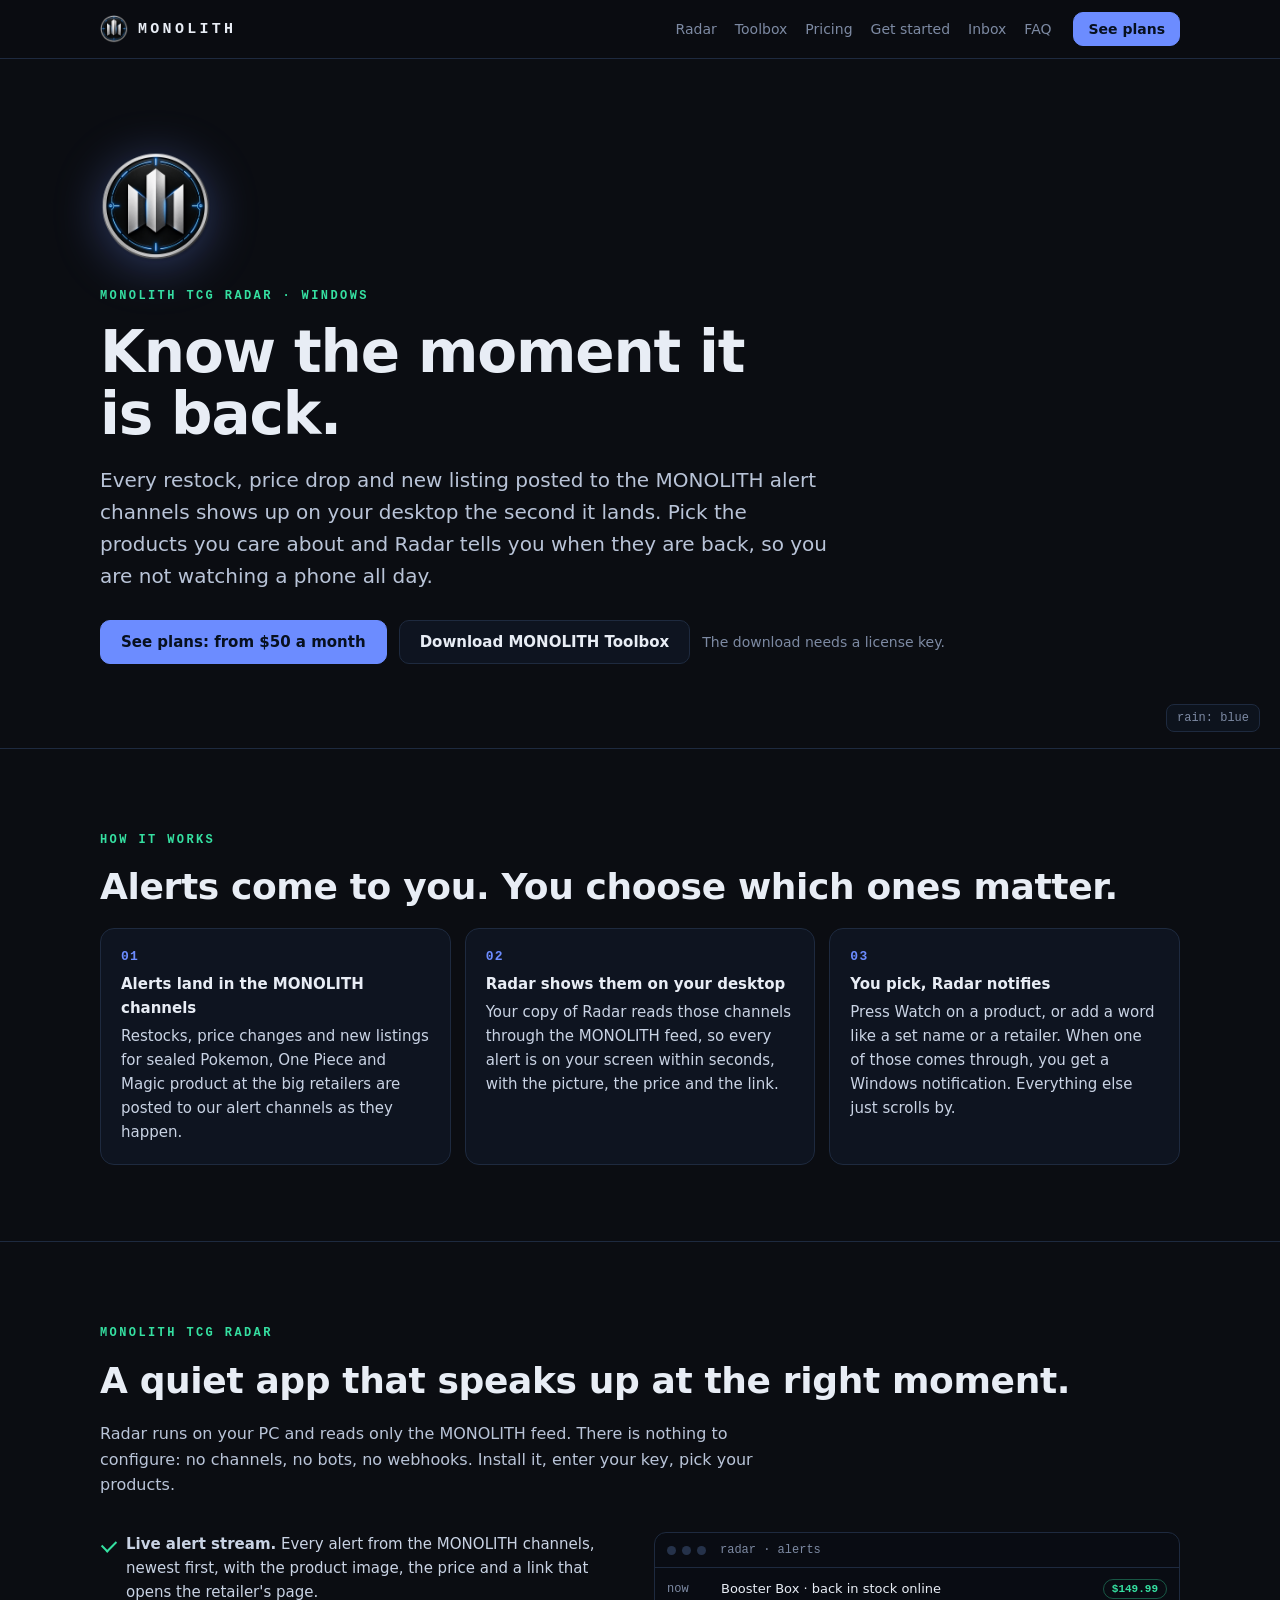
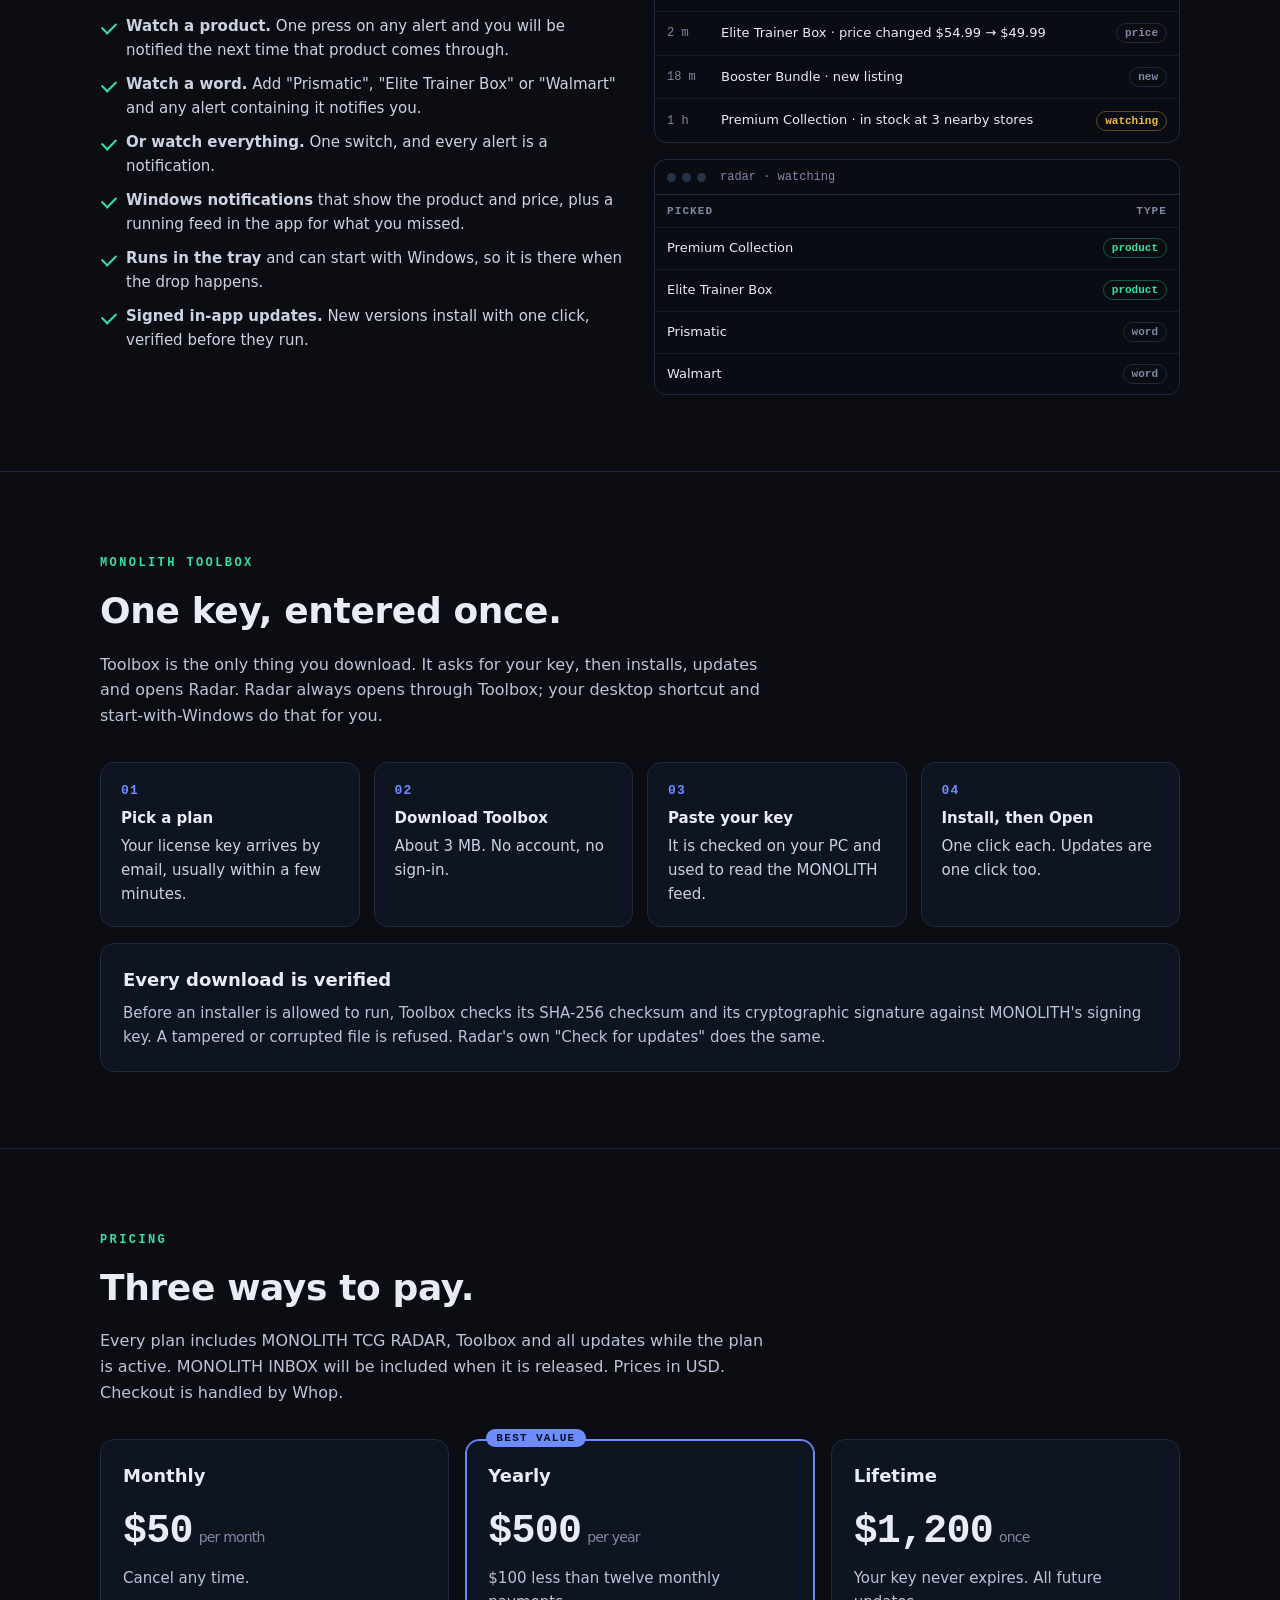
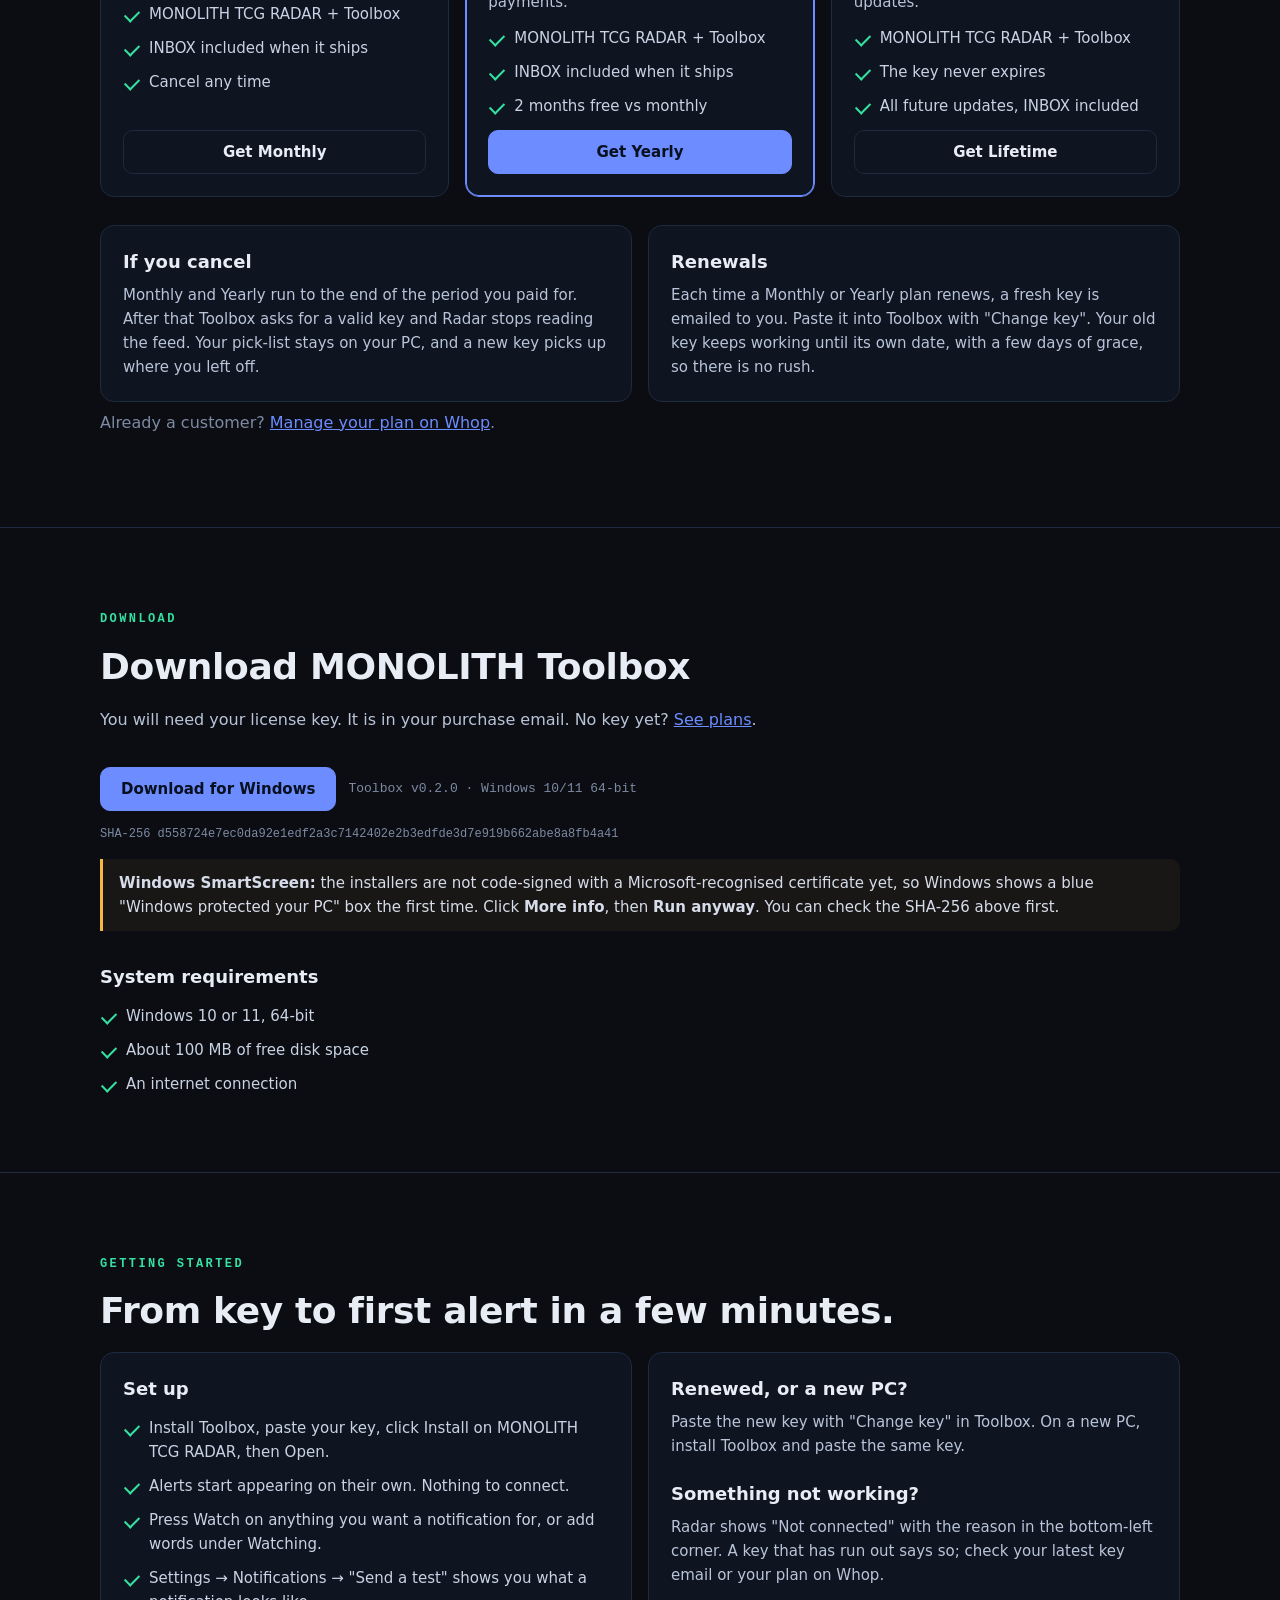
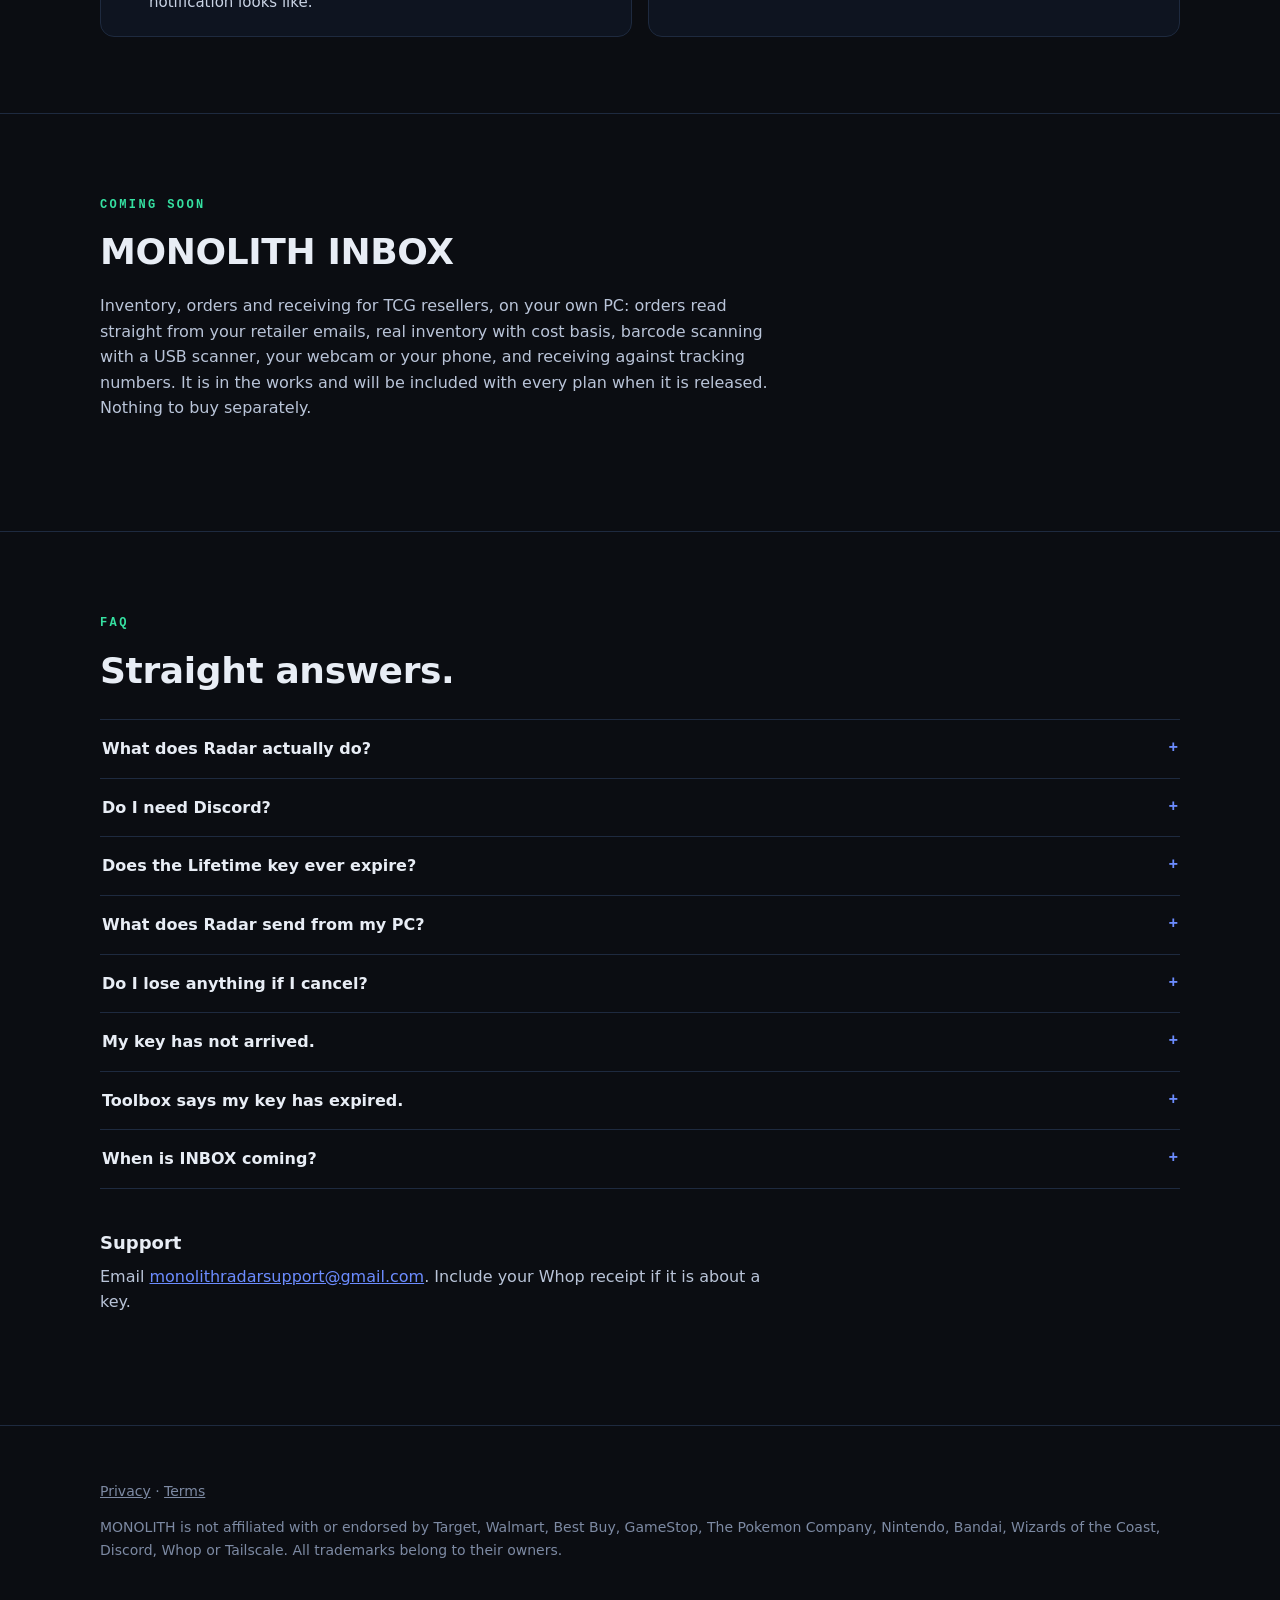
<file: index.html>
<!doctype html>
<html lang="en">
<head>
<meta charset="utf-8">
<meta name="viewport" content="width=device-width, initial-scale=1">
<title>MONOLITH TCG RADAR: restock alerts for sealed TCG product, on your desktop</title>
<meta name="description" content="MONOLITH TCG RADAR for Windows shows every alert from the MONOLITH channels the moment it lands, and notifies you about the products you pick. One key, entered once.">
<meta property="og:title" content="MONOLITH TCG RADAR">
<meta property="og:description" content="Restock alerts from the MONOLITH channels, on your desktop. Pick the products you care about and get told the moment they are back.">
<meta property="og:type" content="website">
<meta property="og:image" content="https://gaged881-design.github.io/monolith/logo.png">
<meta name="twitter:card" content="summary">
<meta name="theme-color" content="#0b0d12">
<link rel="icon" href="icon.png">
<link rel="stylesheet" href="style.css">
<script type="application/ld+json">
{"@context":"https://schema.org","@type":"SoftwareApplication","name":"MONOLITH TCG RADAR","operatingSystem":"Windows 10, Windows 11","applicationCategory":"BusinessApplication","offers":[{"@type":"Offer","price":"50","priceCurrency":"USD","name":"Monthly"},{"@type":"Offer","price":"500","priceCurrency":"USD","name":"Yearly"},{"@type":"Offer","price":"1200","priceCurrency":"USD","name":"Lifetime"}]}
</script>
</head>
<body>
<a class="skip" href="#main">Skip to content</a>
<header class="nav">
  <div class="wrap">
    <a class="brand" href="#top"><img src="icon.png" alt="" width="28" height="28">MONOLITH</a>
    <nav aria-label="Sections">
      <a href="#radar">Radar</a>
      <a href="#toolbox" class="hide-sm">Toolbox</a>
      <a href="#pricing">Pricing</a>
      <a href="#start" class="hide-sm">Get started</a>
      <a href="#inbox" class="hide-sm">Inbox</a>
      <a href="#faq" class="hide-sm">FAQ</a>
    </nav>
    <a class="btn sm primary" href="#pricing">See plans</a>
  </div>
</header>

<main id="main">
<div class="hero" id="top">
  <canvas id="rain" aria-hidden="true"></canvas>
  <div class="wrap">
    <img class="hero-logo" src="logo.png" alt="MONOLITH TCG RADAR" width="112" height="112">
    <span class="eyebrow">MONOLITH TCG RADAR · Windows</span>
    <h1>Know the moment it is back.</h1>
    <p class="lead">Every restock, price drop and new listing posted to the MONOLITH alert channels shows up on your desktop the second it lands. Pick the products you care about and Radar tells you when they are back, so you are not watching a phone all day.</p>
    <div class="cta">
      <a class="btn primary" href="#pricing">See plans: from $50 a month</a>
      <a class="btn" href="#download">Download MONOLITH Toolbox</a>
      <span class="dim" style="font-size:14px">The download needs a license key.</span>
    </div>
  </div>
  <button class="rain-toggle" id="rain-toggle" type="button" aria-pressed="false">rain: blue</button>
</div>

<section id="how">
  <div class="wrap">
    <span class="eyebrow">How it works</span>
    <h2>Alerts come to you. You choose which ones matter.</h2>
    <ol class="steps">
      <li><b>Alerts land in the MONOLITH channels</b>Restocks, price changes and new listings for sealed Pokemon, One Piece and Magic product at the big retailers are posted to our alert channels as they happen.</li>
      <li><b>Radar shows them on your desktop</b>Your copy of Radar reads those channels through the MONOLITH feed, so every alert is on your screen within seconds, with the picture, the price and the link.</li>
      <li><b>You pick, Radar notifies</b>Press Watch on a product, or add a word like a set name or a retailer. When one of those comes through, you get a Windows notification. Everything else just scrolls by.</li>
    </ol>
  </div>
</section>

<section id="radar">
  <div class="wrap">
    <span class="eyebrow">MONOLITH TCG RADAR</span>
    <h2>A quiet app that speaks up at the right moment.</h2>
    <p class="sub">Radar runs on your PC and reads only the MONOLITH feed. There is nothing to configure: no channels, no bots, no webhooks. Install it, enter your key, pick your products.</p>
    <div class="split">
      <div>
        <ul class="ticks">
          <li><b>Live alert stream.</b> Every alert from the MONOLITH channels, newest first, with the product image, the price and a link that opens the retailer's page.</li>
          <li><b>Watch a product.</b> One press on any alert and you will be notified the next time that product comes through.</li>
          <li><b>Watch a word.</b> Add "Prismatic", "Elite Trainer Box" or "Walmart" and any alert containing it notifies you.</li>
          <li><b>Or watch everything.</b> One switch, and every alert is a notification.</li>
          <li><b>Windows notifications</b> that show the product and price, plus a running feed in the app for what you missed.</li>
          <li><b>Runs in the tray</b> and can start with Windows, so it is there when the drop happens.</li>
          <li><b>Signed in-app updates.</b> New versions install with one click, verified before they run.</li>
        </ul>
      </div>
      <div class="grid">
        <div class="mock" role="img" aria-label="Illustration of the alert stream in Radar">
          <div class="bar"><i></i><i></i><i></i><span style="margin-left:8px">radar · alerts</span></div>
          <div class="feed">
            <div><span class="t">now</span><span class="x">Booster Box · back in stock online</span><span class="chip ok">$149.99</span></div>
            <div><span class="t">2 m</span><span class="x">Elite Trainer Box · price changed $54.99 → $49.99</span><span class="chip">price</span></div>
            <div><span class="t">18 m</span><span class="x">Booster Bundle · new listing</span><span class="chip">new</span></div>
            <div><span class="t">1 h</span><span class="x">Premium Collection · in stock at 3 nearby stores</span><span class="chip hot">watching</span></div>
          </div>
        </div>
        <div class="mock" role="img" aria-label="Illustration of the pick-list in Radar">
          <div class="bar"><i></i><i></i><i></i><span style="margin-left:8px">radar · watching</span></div>
          <table>
            <thead><tr><th>Picked</th><th class="n">Type</th></tr></thead>
            <tbody>
              <tr><td>Premium Collection</td><td class="n"><span class="chip ok">product</span></td></tr>
              <tr><td>Elite Trainer Box</td><td class="n"><span class="chip ok">product</span></td></tr>
              <tr><td>Prismatic</td><td class="n"><span class="chip">word</span></td></tr>
              <tr><td>Walmart</td><td class="n"><span class="chip">word</span></td></tr>
            </tbody>
          </table>
        </div>
      </div>
    </div>
  </div>
</section>

<section id="toolbox">
  <div class="wrap">
    <span class="eyebrow">MONOLITH Toolbox</span>
    <h2>One key, entered once.</h2>
    <p class="sub">Toolbox is the only thing you download. It asks for your key, then installs, updates and opens Radar. Radar always opens through Toolbox; your desktop shortcut and start-with-Windows do that for you.</p>
    <ol class="steps">
      <li><b>Pick a plan</b>Your license key arrives by email, usually within a few minutes.</li>
      <li><b>Download Toolbox</b>About 3 MB. No account, no sign-in.</li>
      <li><b>Paste your key</b>It is checked on your PC and used to read the MONOLITH feed.</li>
      <li><b>Install, then Open</b>One click each. Updates are one click too.</li>
    </ol>
    <div class="card" style="margin-top:16px"><h3>Every download is verified</h3><p>Before an installer is allowed to run, Toolbox checks its SHA-256 checksum and its cryptographic signature against MONOLITH's signing key. A tampered or corrupted file is refused. Radar's own "Check for updates" does the same.</p></div>
  </div>
</section>

<section id="pricing">
  <div class="wrap">
    <span class="eyebrow">Pricing</span>
    <h2>Three ways to pay.</h2>
    <p class="sub">Every plan includes MONOLITH TCG RADAR, Toolbox and all updates while the plan is active. MONOLITH INBOX will be included when it is released. Prices in USD. Checkout is handled by Whop.</p>
    <div class="plans" id="plans"></div>
    <div class="grid g2" style="margin-top:28px">
      <div class="card"><h3>If you cancel</h3><p>Monthly and Yearly run to the end of the period you paid for. After that Toolbox asks for a valid key and Radar stops reading the feed. Your pick-list stays on your PC, and a new key picks up where you left off.</p></div>
      <div class="card"><h3>Renewals</h3><p>Each time a Monthly or Yearly plan renews, a fresh key is emailed to you. Paste it into Toolbox with "Change key". Your old key keeps working until its own date, with a few days of grace, so there is no rush.</p></div>
    </div>
    <p class="dim" id="refund" style="margin-top:18px" hidden></p>
    <p class="dim" style="margin-top:8px">Already a customer? <a id="manage" href="https://whop.com/" target="_blank" rel="noopener">Manage your plan on Whop</a>.</p>
  </div>
</section>

<section id="download">
  <div class="wrap">
    <span class="eyebrow">Download</span>
    <h2>Download MONOLITH Toolbox</h2>
    <p class="sub">You will need your license key. It is in your purchase email. No key yet? <a href="#pricing">See plans</a>.</p>
    <div class="cta"><a class="btn primary" id="dl" href="#">Download for Windows</a><span class="dim mono" id="dl-ver" style="font-size:13px"></span></div>
    <p class="hash" style="margin-top:16px">SHA-256 <span id="dl-sha"></span></p>
    <div class="note" id="smartscreen" hidden style="margin-top:18px"><b>Windows SmartScreen:</b> the installers are not code-signed with a Microsoft-recognised certificate yet, so Windows shows a blue "Windows protected your PC" box the first time. Click <b>More info</b>, then <b>Run anyway</b>. You can check the SHA-256 above first.</div>
    <h3 style="margin-top:32px">System requirements</h3>
    <ul class="ticks" style="margin-top:12px"><li>Windows 10 or 11, 64-bit</li><li>About 100 MB of free disk space</li><li>An internet connection</li></ul>
  </div>
</section>

<section id="start">
  <div class="wrap">
    <span class="eyebrow">Getting started</span>
    <h2>From key to first alert in a few minutes.</h2>
    <div class="grid g2">
      <div class="card"><h3>Set up</h3>
        <ul class="ticks" style="margin-top:12px">
          <li>Install Toolbox, paste your key, click Install on MONOLITH TCG RADAR, then Open.</li>
          <li>Alerts start appearing on their own. Nothing to connect.</li>
          <li>Press Watch on anything you want a notification for, or add words under Watching.</li>
          <li>Settings → Notifications → "Send a test" shows you what a notification looks like.</li>
        </ul></div>
      <div class="card"><h3>Renewed, or a new PC?</h3>
        <p style="margin-top:6px">Paste the new key with "Change key" in Toolbox. On a new PC, install Toolbox and paste the same key.</p>
        <h3 style="margin-top:22px">Something not working?</h3>
        <p style="margin-top:6px">Radar shows "Not connected" with the reason in the bottom-left corner. A key that has run out says so; check your latest key email or your plan on Whop.</p></div>
    </div>
  </div>
</section>

<section id="inbox">
  <div class="wrap">
    <span class="eyebrow">Coming soon</span>
    <h2>MONOLITH INBOX</h2>
    <p class="sub">Inventory, orders and receiving for TCG resellers, on your own PC: orders read straight from your retailer emails, real inventory with cost basis, barcode scanning with a USB scanner, your webcam or your phone, and receiving against tracking numbers. It is in the works and will be included with every plan when it is released. Nothing to buy separately.</p>
  </div>
</section>

<section id="faq">
  <div class="wrap">
    <span class="eyebrow">FAQ</span>
    <h2>Straight answers.</h2>
    <div style="margin-top:20px">
      <details><summary>What does Radar actually do?</summary><p>It shows you the alerts posted to the MONOLITH channels, as they happen, and sends a Windows notification for the products or words you picked. It does not buy anything, add anything to a cart, or touch any retailer's website itself.</p></details>
      <details><summary>Do I need Discord?</summary><p>No. Radar reads the MONOLITH feed on its own. You never add a bot, a webhook or a channel.</p></details>
      <details><summary>Does the Lifetime key ever expire?</summary><p>No. A Lifetime key has no expiry date and never needs renewing. Keep the purchase email: the key is how you reinstall or move to a new PC.</p></details>
      <details><summary>What does Radar send from my PC?</summary><p>Your license key, to the MONOLITH feed, to prove your plan is active. Nothing else: no browsing, no account, no analytics. Your pick-list stays on your computer.</p></details>
      <details><summary>Do I lose anything if I cancel?</summary><p>No. Radar stops reading the feed until a valid key is entered; your pick-list is still there.</p></details>
      <details><summary>My key has not arrived.</summary><p>It is usually there within a few minutes. If it has not arrived in 30 minutes, check spam, then contact support with your Whop receipt.</p></details>
      <details><summary>Toolbox says my key has expired.</summary><p>Look for the most recent key email (a fresh key is sent at every renewal) and paste it with "Change key". If your plan ended, pick a plan again.</p></details>
      <details><summary>When is INBOX coming?</summary><p>It is being finished now. When it ships it will appear in Toolbox as a second Install button, at no extra cost, for every active plan.</p></details>
    </div>
    <h3 style="margin-top:40px" id="support">Support</h3>
    <p class="sub" id="support-line" style="margin-top:6px"></p>
  </div>
</section>
</main>

<footer>
  <div class="wrap">
    <p><a href="privacy.html">Privacy</a> · <a href="terms.html">Terms</a></p>
    <p>MONOLITH is not affiliated with or endorsed by Target, Walmart, Best Buy, GameStop, The Pokemon Company, Nintendo, Bandai, Wizards of the Coast, Discord, Whop or Tailscale. All trademarks belong to their owners.</p>
  </div>
</footer>
<script src="config.js"></script>
<script src="app.js"></script>
</body>
</html>
</file>
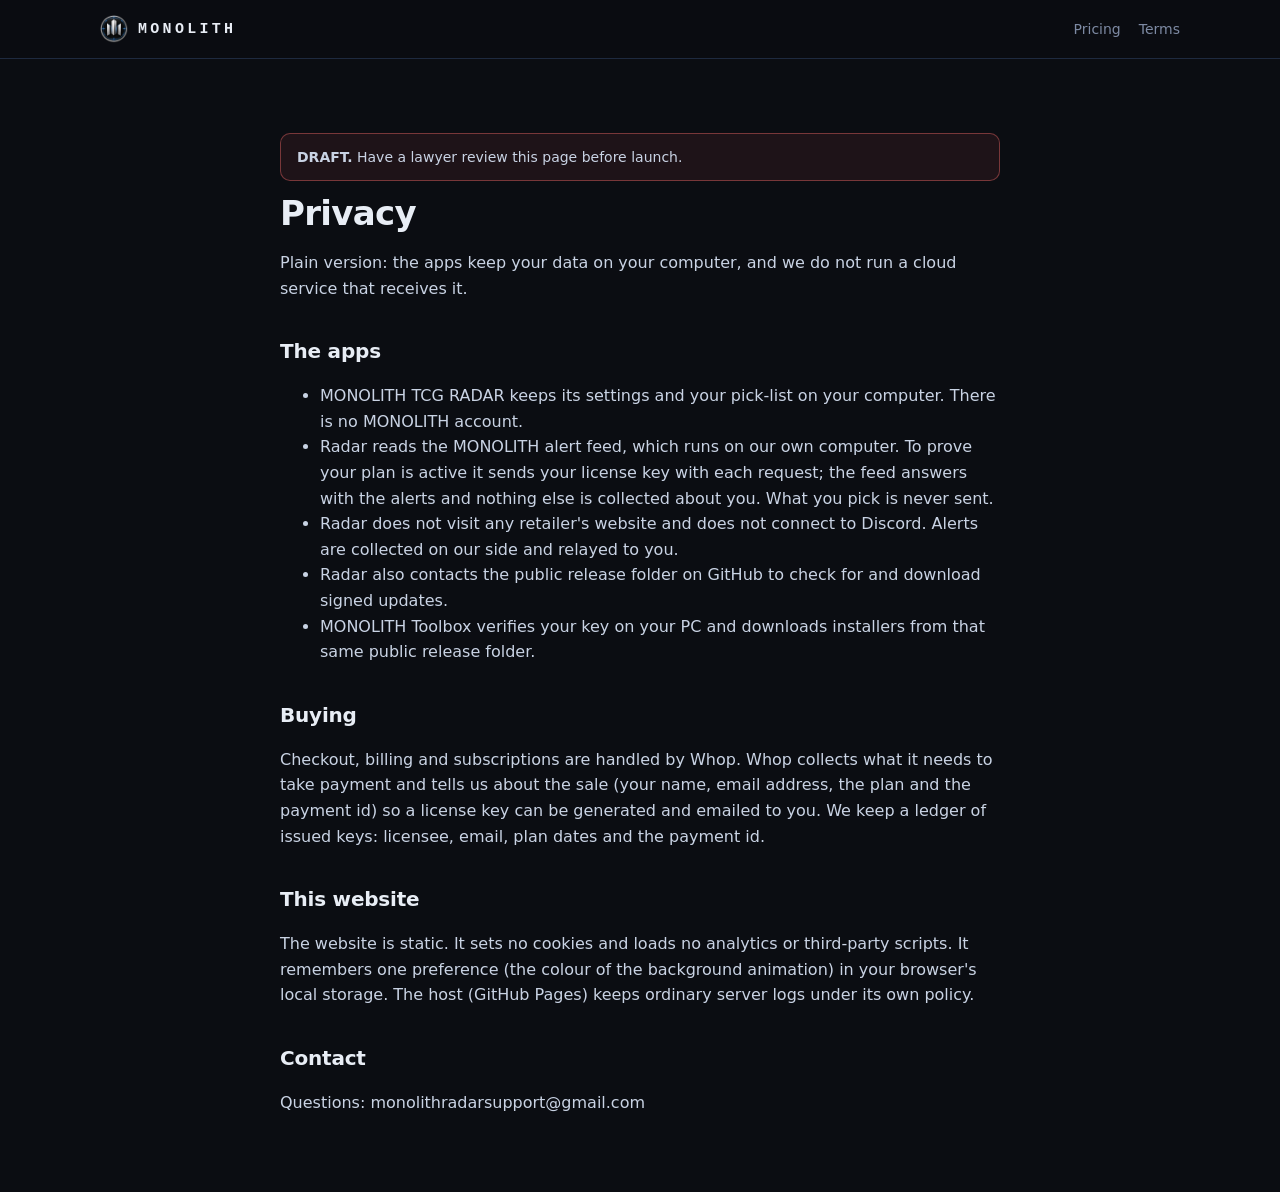
<file: privacy.html>
<!doctype html>
<html lang="en">
<head>
<meta charset="utf-8"><meta name="viewport" content="width=device-width, initial-scale=1">
<title>Privacy · MONOLITH</title>
<meta name="description" content="What MONOLITH TCG RADAR, MONOLITH Toolbox and this website do and do not collect.">
<link rel="icon" href="icon.png"><link rel="stylesheet" href="style.css">
</head>
<body>
<header class="nav"><div class="wrap"><a class="brand" href="index.html"><img src="icon.png" alt="" width="28" height="28">MONOLITH</a><nav><a href="index.html#pricing">Pricing</a><a href="terms.html">Terms</a></nav></div></header>
<main class="doc">
  <p class="draft"><b>DRAFT.</b> Have a lawyer review this page before launch.</p>
  <h1>Privacy</h1>
  <p>Plain version: the apps keep your data on your computer, and we do not run a cloud service that receives it.</p>
  <h2>The apps</h2>
  <ul>
    <li>MONOLITH TCG RADAR keeps its settings and your pick-list on your computer. There is no MONOLITH account.</li>
    <li>Radar reads the MONOLITH alert feed, which runs on our own computer. To prove your plan is active it sends your license key with each request; the feed answers with the alerts and nothing else is collected about you. What you pick is never sent.</li>
    <li>Radar does not visit any retailer's website and does not connect to Discord. Alerts are collected on our side and relayed to you.</li>
    <li>Radar also contacts the public release folder on GitHub to check for and download signed updates.</li>
    <li>MONOLITH Toolbox verifies your key on your PC and downloads installers from that same public release folder.</li>
  </ul>
  <h2>Buying</h2>
  <p>Checkout, billing and subscriptions are handled by Whop. Whop collects what it needs to take payment and tells us about the sale (your name, email address, the plan and the payment id) so a license key can be generated and emailed to you. We keep a ledger of issued keys: licensee, email, plan dates and the payment id.</p>
  <h2>This website</h2>
  <p>The website is static. It sets no cookies and loads no analytics or third-party scripts. It remembers one preference (the colour of the background animation) in your browser's local storage. The host (GitHub Pages) keeps ordinary server logs under its own policy.</p>
  <h2>Contact</h2>
  <p id="contact"></p>
</main>
<script src="config.js"></script>
<script>var c=window.MONOLITH||{};document.getElementById("contact").textContent=c.supportEmail?("Questions: "+c.supportEmail):(c.supportNote||"");</script>
</body>
</html>
</file>
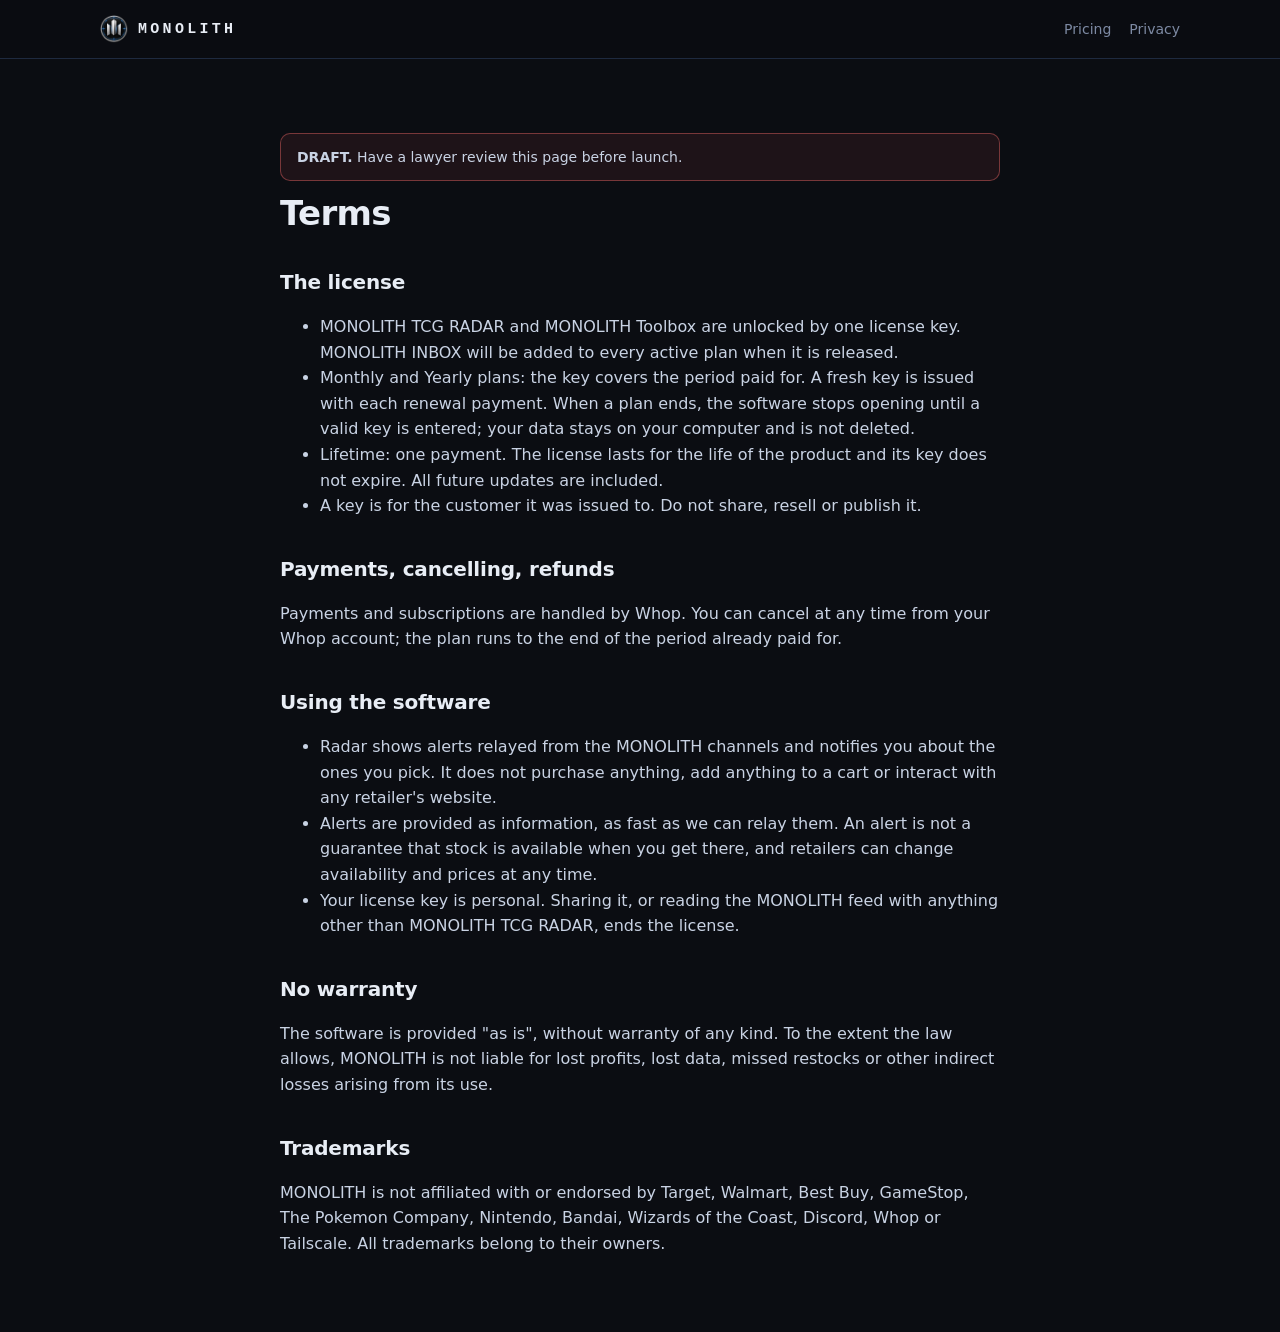
<file: terms.html>
<!doctype html>
<html lang="en">
<head>
<meta charset="utf-8"><meta name="viewport" content="width=device-width, initial-scale=1">
<title>Terms · MONOLITH</title>
<meta name="description" content="Terms for MONOLITH INBOX, MONOLITH TCG RADAR and MONOLITH Toolbox.">
<link rel="icon" href="icon.png"><link rel="stylesheet" href="style.css">
</head>
<body>
<header class="nav"><div class="wrap"><a class="brand" href="index.html"><img src="icon.png" alt="" width="28" height="28">MONOLITH</a><nav><a href="index.html#pricing">Pricing</a><a href="privacy.html">Privacy</a></nav></div></header>
<main class="doc">
  <p class="draft"><b>DRAFT.</b> Have a lawyer review this page before launch.</p>
  <h1>Terms</h1>
  <h2>The license</h2>
  <ul>
    <li>MONOLITH TCG RADAR and MONOLITH Toolbox are unlocked by one license key. MONOLITH INBOX will be added to every active plan when it is released.</li>
    <li>Monthly and Yearly plans: the key covers the period paid for. A fresh key is issued with each renewal payment. When a plan ends, the software stops opening until a valid key is entered; your data stays on your computer and is not deleted.</li>
    <li>Lifetime: one payment. The license lasts for the life of the product and its key does not expire. All future updates are included.</li>
    <li>A key is for the customer it was issued to. Do not share, resell or publish it.</li>
  </ul>
  <h2>Payments, cancelling, refunds</h2>
  <p>Payments and subscriptions are handled by Whop. You can cancel at any time from your Whop account; the plan runs to the end of the period already paid for. <span id="refund"></span></p>
  <h2>Using the software</h2>
  <ul>
    <li>Radar shows alerts relayed from the MONOLITH channels and notifies you about the ones you pick. It does not purchase anything, add anything to a cart or interact with any retailer's website.</li>
    <li>Alerts are provided as information, as fast as we can relay them. An alert is not a guarantee that stock is available when you get there, and retailers can change availability and prices at any time.</li>
    <li>Your license key is personal. Sharing it, or reading the MONOLITH feed with anything other than MONOLITH TCG RADAR, ends the license.</li>
  </ul>
  <h2>No warranty</h2>
  <p>The software is provided "as is", without warranty of any kind. To the extent the law allows, MONOLITH is not liable for lost profits, lost data, missed restocks or other indirect losses arising from its use.</p>
  <h2>Trademarks</h2>
  <p>MONOLITH is not affiliated with or endorsed by Target, Walmart, Best Buy, GameStop, The Pokemon Company, Nintendo, Bandai, Wizards of the Coast, Discord, Whop or Tailscale. All trademarks belong to their owners.</p>
</main>
<script src="config.js"></script>
<script>var c=window.MONOLITH||{};document.getElementById("refund").textContent=c.refundPolicy?("Refunds: "+c.refundPolicy):"";</script>
</body>
</html>
</file>
<file: style.css>
:root {
  --bg: #0b0d12; --card: #0e1420; --line: #1e2a3f; --text: #e8edf5; --dim: #7d8aa3;
  --accent: #6c8cff; --green: #35e0a1; --red: #ff6b6b; --amber: #f5b942;
  --mono: Consolas, ui-monospace, "SF Mono", Menlo, monospace;
  --sans: system-ui, -apple-system, "Segoe UI", Roboto, sans-serif;
}
* { box-sizing: border-box; }
html { scroll-behavior: smooth; scroll-padding-top: 70px; }
body { margin: 0; background: var(--bg); color: var(--text); font: 16px/1.6 var(--sans); -webkit-font-smoothing: antialiased; }
a { color: var(--accent); }
a:focus-visible, button:focus-visible, summary:focus-visible { outline: 2px solid var(--accent); outline-offset: 3px; border-radius: 6px; }
.wrap { max-width: 1120px; margin: 0 auto; padding: 0 20px; }
.mono { font-family: var(--mono); }
.dim { color: var(--dim); }
.skip { position: absolute; left: -999px; } .skip:focus { left: 12px; top: 12px; background: var(--card); padding: 8px 12px; z-index: 99; }

/* nav */
header.nav { position: sticky; top: 0; z-index: 20; background: rgba(11, 13, 18, .86); backdrop-filter: blur(10px); border-bottom: 1px solid var(--line); }
.nav .wrap { display: flex; align-items: center; gap: 22px; height: 58px; }
.brand { font: 700 15px var(--mono); letter-spacing: .22em; color: var(--text); text-decoration: none; display: flex; align-items: center; gap: 10px; }
.brand i { width: 12px; height: 20px; background: linear-gradient(180deg, var(--accent), #35e0a1); border-radius: 2px; display: inline-block; }
.brand img { width: 28px; height: 28px; display: block; }
.hero-logo { display: block; width: 112px; height: 112px; margin: 0 0 18px; filter: drop-shadow(0 6px 24px rgba(108, 140, 255, .35)); }
.nav nav { display: flex; gap: 18px; margin-left: auto; overflow-x: auto; scrollbar-width: none; }
.nav nav a { color: var(--dim); text-decoration: none; font-size: 14px; white-space: nowrap; }
.nav nav a:hover { color: var(--text); }
.btn { display: inline-flex; align-items: center; justify-content: center; gap: 8px; padding: 12px 20px; border-radius: 10px; border: 1px solid var(--line); background: var(--card); color: var(--text); font: 600 15px var(--sans); text-decoration: none; cursor: pointer; white-space: nowrap; }
.btn:hover { border-color: #2c3d5c; }
.btn.primary { background: var(--accent); border-color: var(--accent); color: #07101f; }
.btn.primary:hover { filter: brightness(1.08); }
.btn.sm { padding: 8px 14px; font-size: 14px; }
.btn[aria-disabled="true"] { opacity: .55; cursor: default; pointer-events: none; }

/* hero */
.hero { position: relative; overflow: hidden; border-bottom: 1px solid var(--line); }
#rain { position: absolute; inset: 0; width: 100%; height: 100%; opacity: .34; }
.hero::after { content: ""; position: absolute; inset: 0; background: radial-gradient(ellipse at 30% 40%, rgba(11, 13, 18, .25), var(--bg) 78%); pointer-events: none; }
.hero .wrap { position: relative; z-index: 2; padding-top: 92px; padding-bottom: 84px; }
.eyebrow { font: 600 12px var(--mono); letter-spacing: .2em; color: var(--green); text-transform: uppercase; }
h1 { font-size: clamp(34px, 5.4vw, 58px); line-height: 1.08; margin: 14px 0 18px; max-width: 16ch; letter-spacing: -.02em; }
.lead { font-size: clamp(17px, 2vw, 20px); color: #b9c4d8; max-width: 58ch; margin: 0 0 28px; }
.cta { display: flex; flex-wrap: wrap; gap: 12px; align-items: center; }
.rain-toggle { position: absolute; right: 20px; bottom: 16px; z-index: 3; font: 12px var(--mono); color: var(--dim); background: rgba(14, 20, 32, .8); border: 1px solid var(--line); border-radius: 8px; padding: 6px 10px; cursor: pointer; }

/* sections */
section { padding: 76px 0; border-bottom: 1px solid var(--line); }
h2 { font-size: clamp(26px, 3.4vw, 36px); margin: 8px 0 12px; letter-spacing: -.01em; }
h3 { font-size: 18px; margin: 0 0 6px; }
.sub { color: #b9c4d8; max-width: 66ch; margin: 0 0 34px; }
.grid { display: grid; gap: 16px; }
.g3 { grid-template-columns: repeat(auto-fit, minmax(260px, 1fr)); }
.g2 { grid-template-columns: repeat(auto-fit, minmax(320px, 1fr)); }
.card { background: var(--card); border: 1px solid var(--line); border-radius: 14px; padding: 22px; }
.card p { margin: 0; color: #b9c4d8; font-size: 15px; }
.card .tag { font: 600 11px var(--mono); letter-spacing: .16em; color: var(--accent); text-transform: uppercase; display: block; margin-bottom: 10px; }
ul.ticks { list-style: none; padding: 0; margin: 0; display: grid; gap: 10px; }
ul.ticks li { padding-left: 26px; position: relative; color: #c9d3e4; font-size: 15px; }
ul.ticks li::before { content: ""; position: absolute; left: 2px; top: 8px; width: 12px; height: 7px; border-left: 2px solid var(--green); border-bottom: 2px solid var(--green); transform: rotate(-45deg); }
.steps { counter-reset: s; display: grid; gap: 14px; grid-template-columns: repeat(auto-fit, minmax(220px, 1fr)); padding: 0; margin: 0; list-style: none; }
.steps li { counter-increment: s; background: var(--card); border: 1px solid var(--line); border-radius: 14px; padding: 20px; color: #c9d3e4; font-size: 15px; }
.steps li::before { content: "0" counter(s); display: block; font: 700 13px var(--mono); color: var(--accent); margin-bottom: 8px; letter-spacing: .1em; }
.steps b { color: var(--text); display: block; margin-bottom: 4px; }

/* mockups */
.mock { background: #090c13; border: 1px solid var(--line); border-radius: 12px; overflow: hidden; font-size: 13px; }
.mock .bar { display: flex; gap: 6px; padding: 10px 12px; border-bottom: 1px solid var(--line); align-items: center; color: var(--dim); font: 12px var(--mono); }
.mock .bar i { width: 9px; height: 9px; border-radius: 50%; background: #25324a; }
.mock table { width: 100%; border-collapse: collapse; }
.mock th { text-align: left; font: 600 11px var(--mono); letter-spacing: .1em; color: var(--dim); padding: 10px 12px; text-transform: uppercase; }
.mock td { padding: 10px 12px; border-top: 1px solid #141c2b; }
.mock td.n { font-family: var(--mono); text-align: right; }
.mock th.n { text-align: right; }
.up { color: var(--green); } .down { color: var(--red); } .warn { color: var(--amber); }
.chip { font: 600 11px var(--mono); padding: 3px 8px; border-radius: 99px; border: 1px solid var(--line); color: var(--dim); white-space: nowrap; }
.chip.ok { color: var(--green); border-color: rgba(53, 224, 161, .35); }
.chip.hot { color: var(--amber); border-color: rgba(245, 185, 66, .35); }
.feed { display: grid; }
.feed div { display: flex; gap: 10px; align-items: center; padding: 11px 12px; border-top: 1px solid #141c2b; }
.feed div:first-child { border-top: 0; }
.feed span.t { font: 12px var(--mono); color: var(--dim); width: 44px; flex: none; }
.feed span.x { flex: 1; min-width: 0; }
.split { display: grid; gap: 28px; grid-template-columns: repeat(auto-fit, minmax(320px, 1fr)); align-items: start; }

/* pricing */
.plans { display: grid; gap: 16px; grid-template-columns: repeat(auto-fit, minmax(250px, 1fr)); align-items: stretch; }
.plan { display: flex; flex-direction: column; gap: 12px; position: relative; }
.plan.best { border-color: var(--accent); box-shadow: 0 0 0 1px var(--accent) inset; }
.plan .badge { position: absolute; top: -11px; left: 20px; background: var(--accent); color: #07101f; font: 700 11px var(--mono); letter-spacing: .12em; padding: 3px 10px; border-radius: 99px; }
.price { font: 700 40px var(--mono); letter-spacing: -.02em; }
.price small { font: 400 14px var(--sans); color: var(--dim); margin-left: 6px; }
.plan .btn { margin-top: auto; }
table.cmp { width: 100%; border-collapse: collapse; font-size: 15px; }
table.cmp th, table.cmp td { text-align: left; padding: 12px 14px; border-top: 1px solid var(--line); vertical-align: top; }
table.cmp thead th { border-top: 0; font: 600 12px var(--mono); letter-spacing: .1em; text-transform: uppercase; color: var(--dim); }
table.cmp td:first-child { color: var(--dim); width: 28%; }
.scroll { overflow-x: auto; }

details { border-top: 1px solid var(--line); padding: 16px 2px; }
details:last-child { border-bottom: 1px solid var(--line); }
summary { cursor: pointer; font-weight: 600; list-style: none; display: flex; justify-content: space-between; gap: 16px; }
summary::after { content: "+"; font-family: var(--mono); color: var(--accent); }
details[open] summary::after { content: "–"; }
details p { color: #b9c4d8; margin: 10px 0 0; max-width: 78ch; }
.hash { font: 12px var(--mono); color: var(--dim); word-break: break-all; }
.note { border-left: 3px solid var(--amber); background: rgba(245, 185, 66, .06); padding: 12px 16px; border-radius: 0 10px 10px 0; color: #d6dcea; font-size: 15px; }
footer { padding: 40px 0 60px; color: var(--dim); font-size: 14px; }
footer a { color: var(--dim); }
.doc { max-width: 760px; padding: 60px 20px; margin: 0 auto; }
.doc h1 { font-size: 34px; max-width: none; }
.doc h2 { font-size: 20px; margin-top: 34px; }
.doc p, .doc li { color: #c9d3e4; }
.draft { background: rgba(255, 107, 107, .08); border: 1px solid rgba(255, 107, 107, .4); color: #ffd3d3; padding: 12px 16px; border-radius: 10px; font-size: 14px; }
@media (max-width: 640px) { section { padding: 56px 0; } .hero .wrap { padding-top: 64px; padding-bottom: 72px; } .nav nav a.hide-sm { display: none; } }
@media (prefers-reduced-motion: reduce) { html { scroll-behavior: auto; } #rain, .rain-toggle { display: none; } }
</file>
